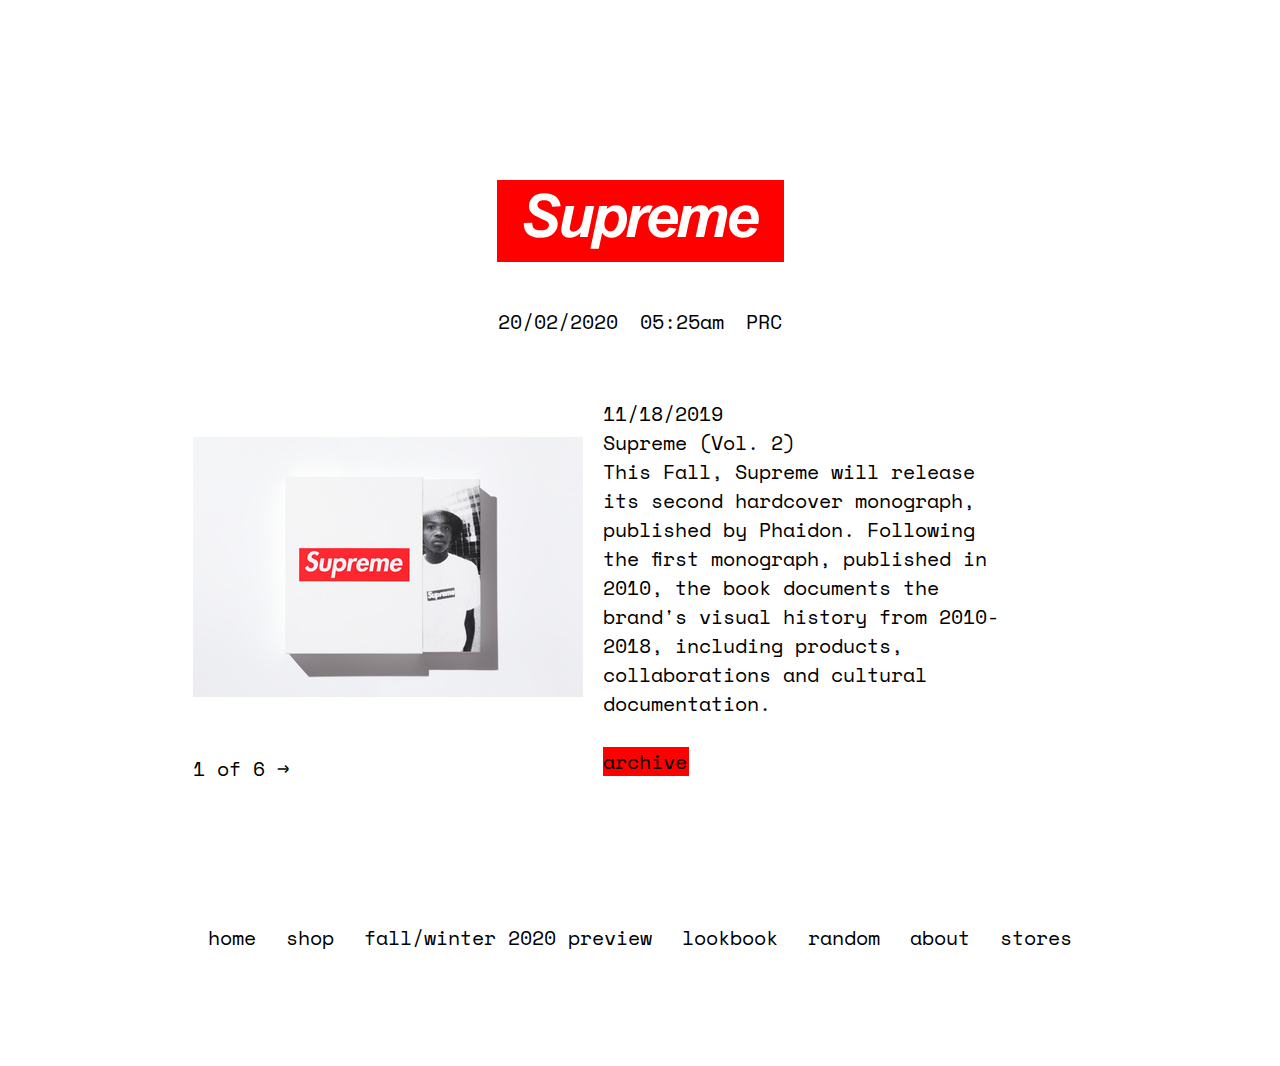
<file: index-news.html>
<!DOCTYPE html>
<html lang="en">

<head>
    <meta charset="UTF-8">
    <meta http-equiv="X-UA-Compatible" content="IE=edge">
    <meta name="viewport" content="width=device-width, initial-scale=1.0">
    <title>Supreme — News</title>
    <link rel="stylesheet" href="./style-news.css">
</head>

<body>
    <div class="container">
        <header>
            <div class="logo"><img src="./img/logo.svg" alt="Supreme picture"></div>
            <div class="title">
                <div class="date">20/02/2020</div>
                <div class="time">05:25am</div>
                <div class="prc">PRC</div>
            </div>
        </header>

        <main>
            <div class="pic">
                <img class="man-pic" src="./img/nTdPYiJlal8 1.jpg" alt="Supreme picture">
                <div class="arrow">1 of 6 →</div>
            </div>
            <div class="text-block">
                <div class="date">11/18/2019</div>
                <div class="title-date">Supreme (Vol. 2)</div>
                <p>This Fall, Supreme will release its second hardcover monograph, published by Phaidon. Following the
                    first monograph, published in 2010, the book documents the brand's visual history from 2010-2018,
                    including products, collaborations and cultural documentation.
                <div class="link"><a href="#!">archive</a></div>
            </div>
        </main>

        <footer>
            <div class="nav">
                <div class="links"><a href="#!">home</a></div>
                <div class="links"><a href="#!">shop</a></div>
                <div class="links"><a href="#!">fall/winter 2020 preview</a></div>
                <div class="links"><a href="#!">lookbook</a></div>
                <div class="links"><a href="#!">random</a></div>
                <div class="links"><a href="#!">about</a></div>
                <div class="links"><a href="#!">stores</a></div>
            </div>
        </footer>
    </div>
</body>

</html>
</file>
<file: style-news.css>
@font-face {
    font-family: 'Space-mono';
    font-style: normal;
    font-weight: 400;
    src: url(./font/SpaceMono-Regular.ttf);

}

* {
    margin: 0;
    padding: 0;
    box-sizing: border-box;
    font-family: 'Space-mono', sans-serif;
}

a {
    text-decoration: none;
    color: black;

}

body {
    display: grid;
    height: 100%;
    place-items: center;
}

body .container {
    font-size: 20px;
    position: relative;
    margin: 0 auto;
}

header {
    width: 307px;
    margin: 0 auto;
}

header .logo {
    text-align: center;
    margin-top: 180px;
    margin-bottom: 38px;
}

header .title {
    display: flex;
    line-height: 29.62px;
    justify-content: space-around;
}

main {
    display: flex;
}

main .text-block p {
    position: absolute;
    max-width: 400px;
}

main .pic {
    margin-top: 100px;
}

main .arrow {
    margin-top: 50px;
    margin-bottom: 125px;
}

main .text-block {
    width: 400px;
    height: 257px;
    margin: 0 auto;
    margin-left: 20px;
    margin-top: 62px;
}

main .link {
    color: white;
    margin-top: 290px;
    background-color: #FF0000;
    width: 86px;
}

footer .nav a {
    line-height: 29.62px;
    display: inline-block;
    padding: 10px;
}

footer .nav {
    margin: 0 auto;
    display: flex;
    margin-bottom: 99px;
}

footer .links {
    padding: 5px;
    line-height: 35px;
}

@media screen and (max-width: 425px) {
    .container {
        max-width: 425%;
        flex-direction: column;

    }

    header .logo {
        display: block;
        text-align: center;
        margin-top: 116px;
    }

    main {
        display: flex;
        flex-direction: column;
    }

    main .man-pic {
        width: 390px;
    }

    main .pic {
        margin: 0 auto;
        padding: 0;
        margin-top: 50px;
    }

    main .arrow {
        margin-top: 20px;
        margin: 0 auto;
        margin-bottom: 0px;
        text-align: center;
    }

    main .text-block {
        margin: 0 auto;
    }

    main .title-date {
        font-weight: 700;
    }

    main .link {
        display: none;
    }

    footer .nav {
        display: none;
    }
}
</file>
